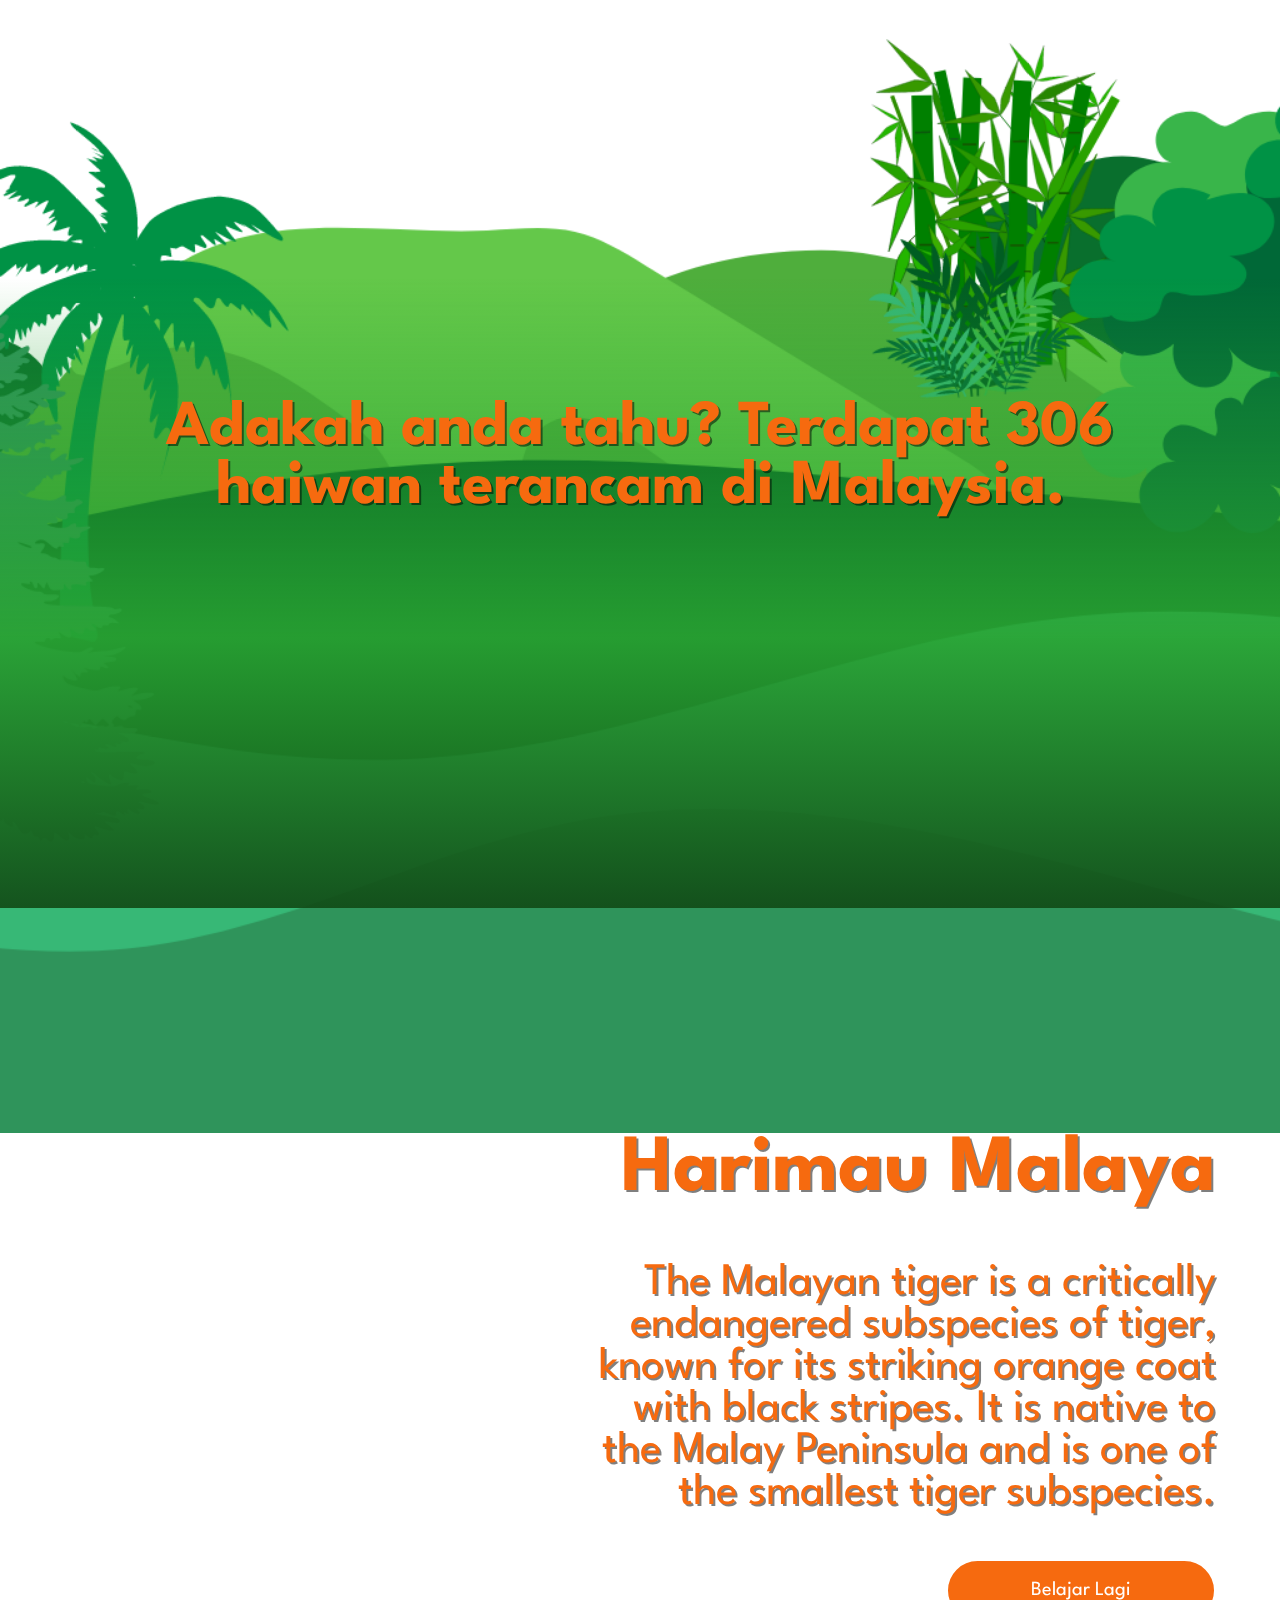
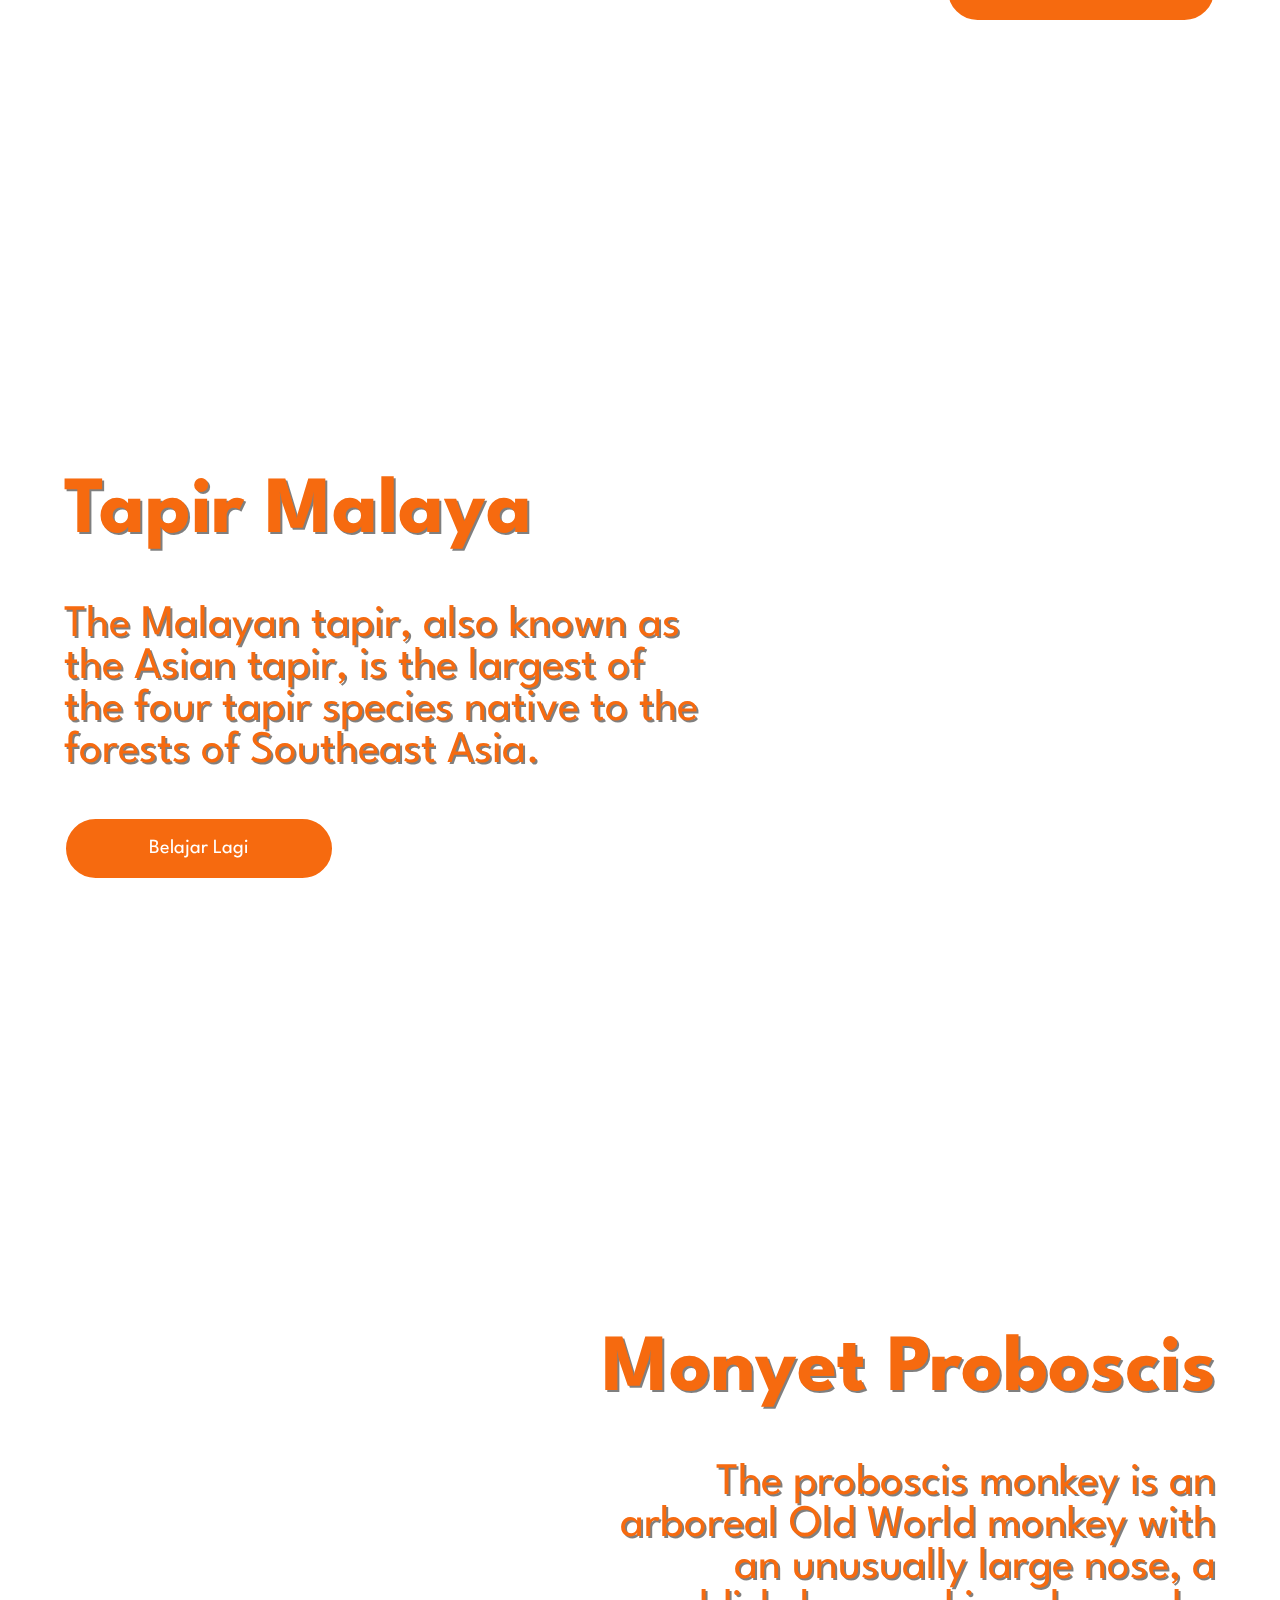
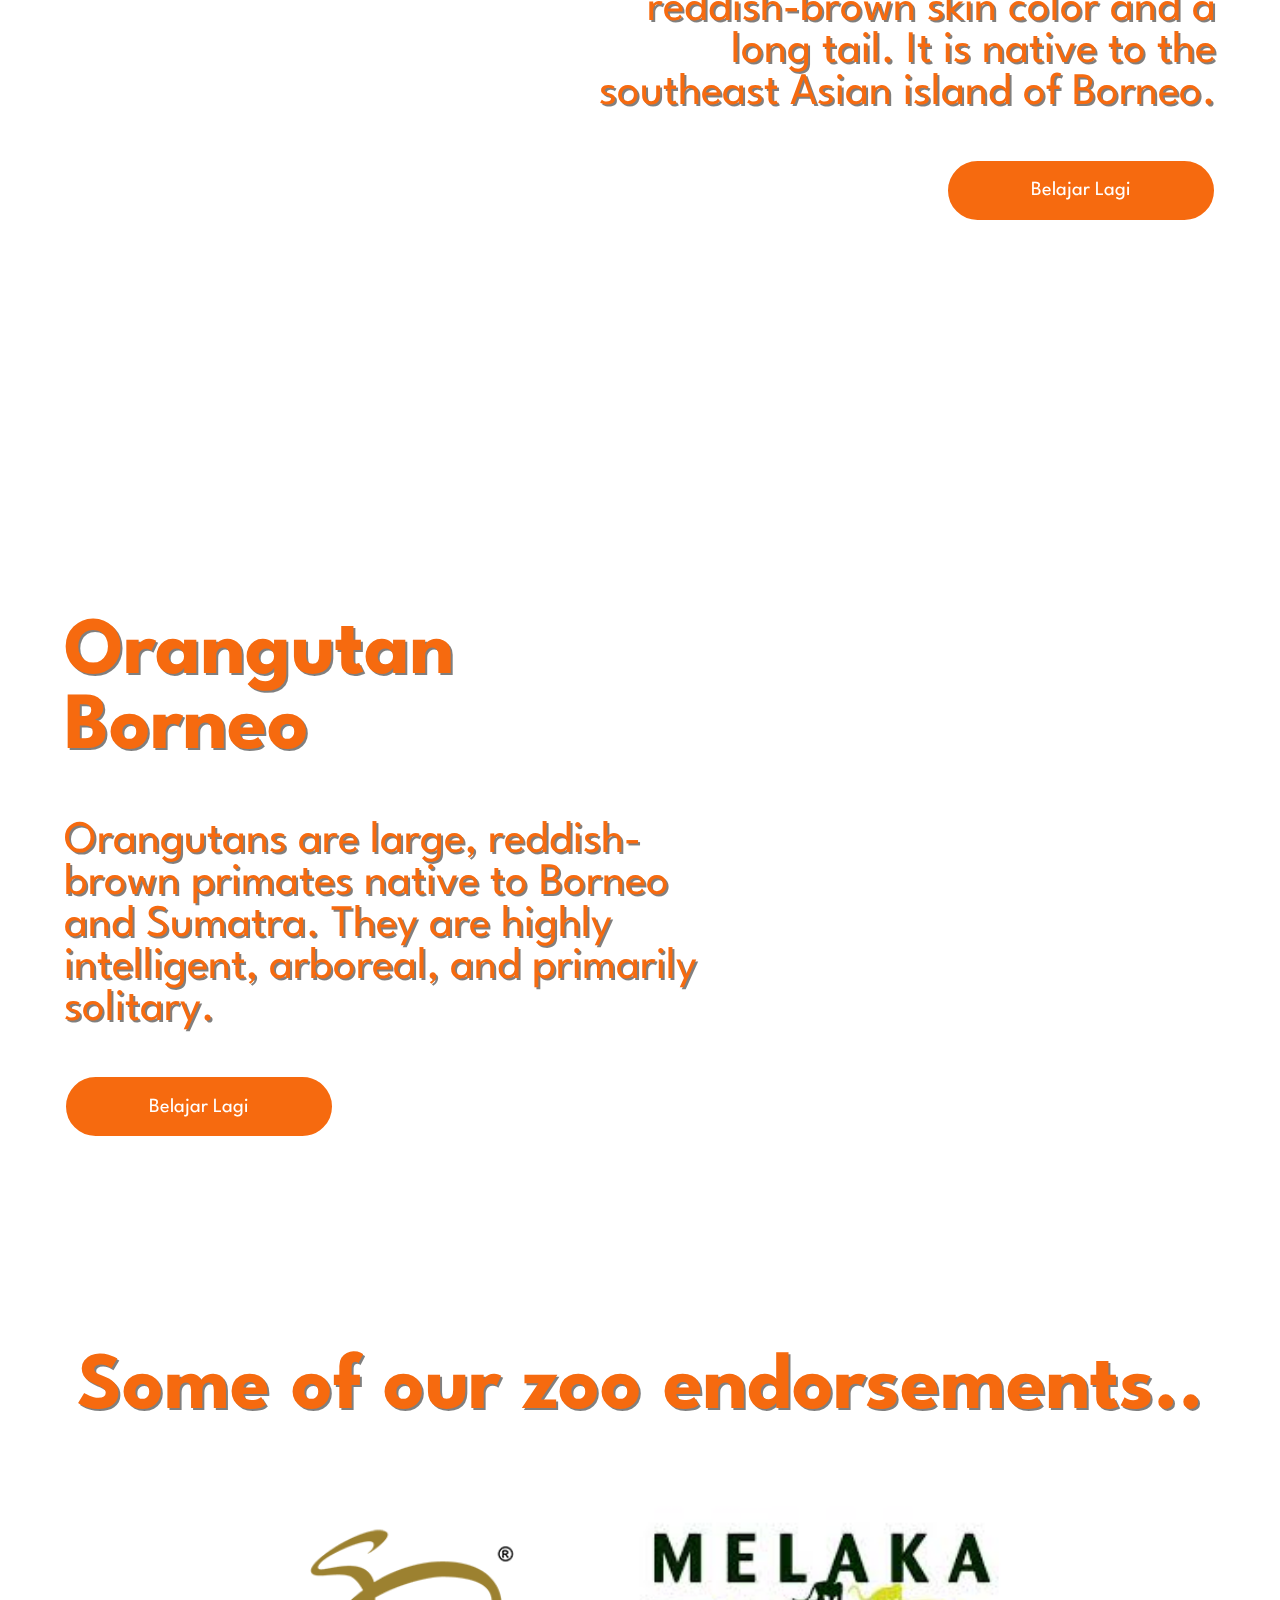
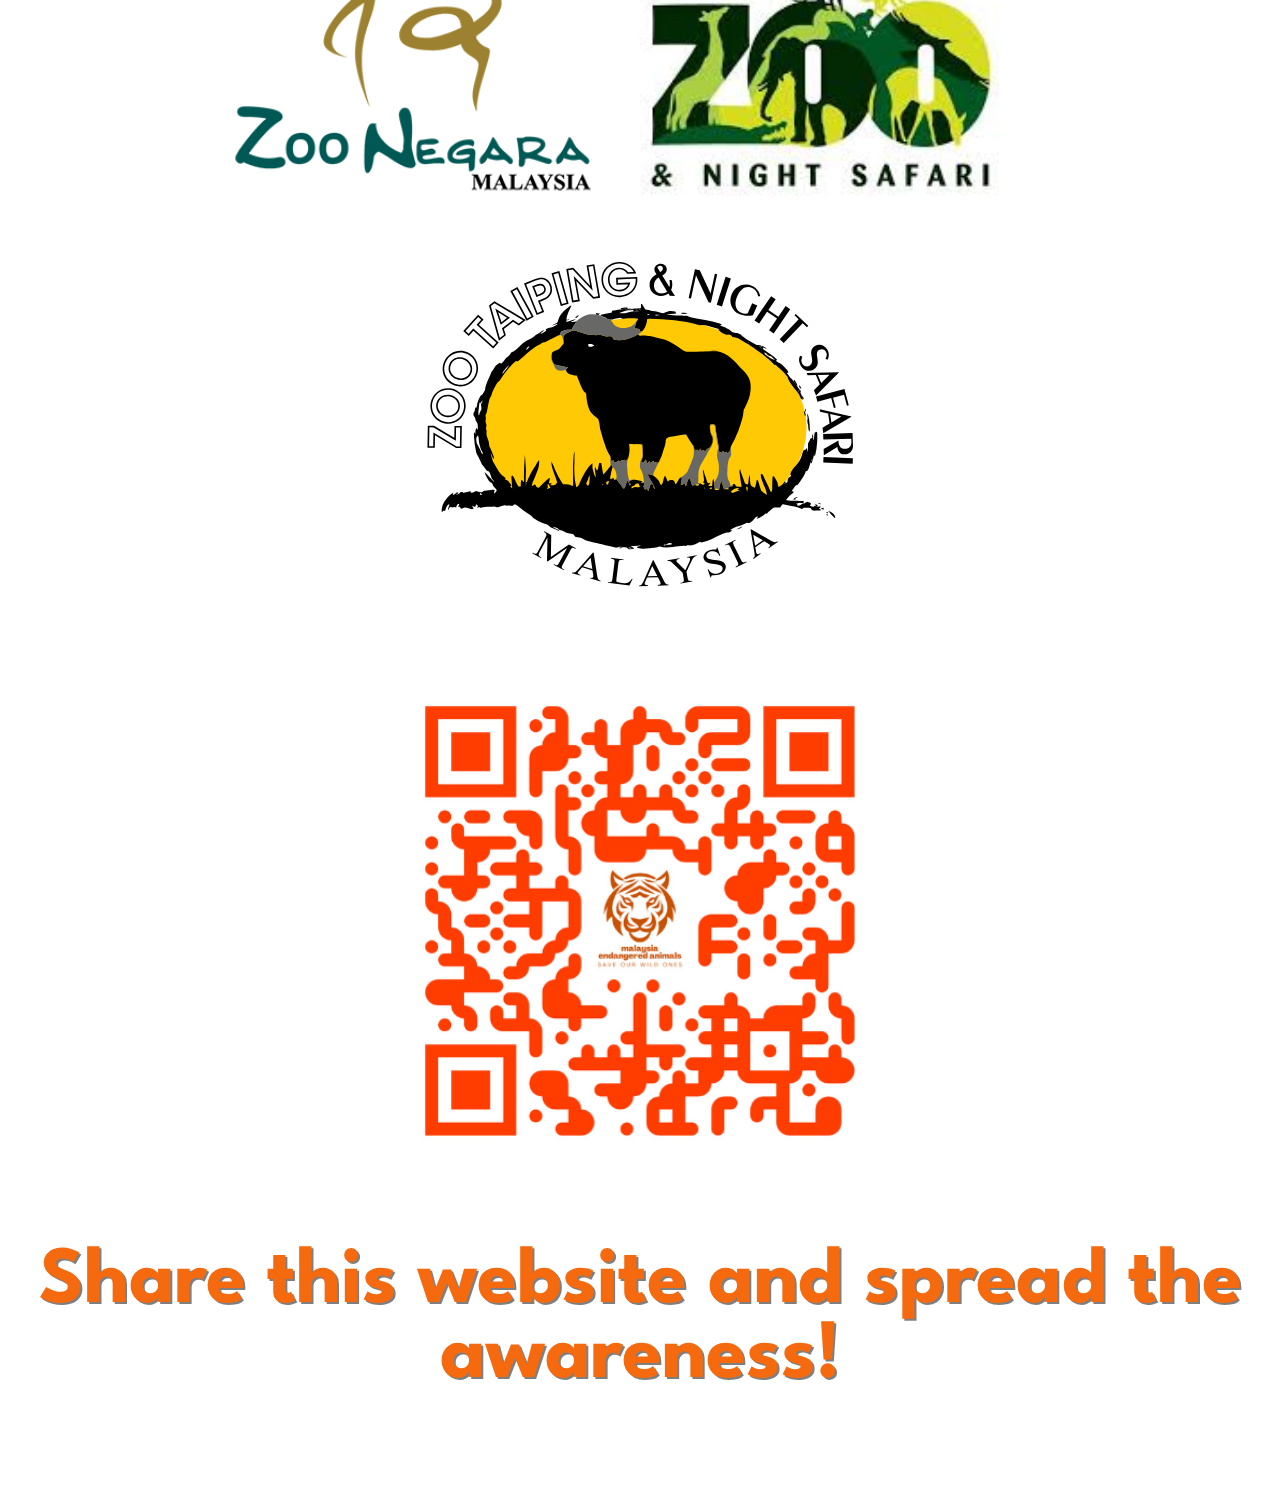
<file: index.html>
<html lang="en">
    
    <head>
        <link rel="preconnect" href="https://fonts.googleapis.com">
        <link rel="preconnect" href="https://fonts.gstatic.com" crossorigin>
        <link href="https://fonts.googleapis.com/css2?family=League+Spartan:wght@100..900&display=swap" rel="stylesheet">
        <link rel="stylesheet" href="style.css">
        <meta charset="UTF-8">
        <title>English</title>
    </head>

    <body>
        <h1 id="mainText">Did you know? There are 306 <br> endangered species in Malaysia.</h1>
        <div id="malayanTiger">
            <div class="elements">
                <h1 class="leadingText">Malayan Tiger</h1>
                <p class="descriptionText">The Malayan tiger is a critically endangered subspecies of tiger, known for its striking orange coat with black stripes. It is native to the Malay Peninsula and is one of the smallest tiger subspecies. </p>
                <button id="firstButton">Learn more</button>
            </div>
        </div>

        <div id="malayanTapir">
            <div class="elements">
                <h1 class="leadingText">Malayan Tapir</h1>
                <p class="descriptionText">The Malayan tapir, also known as the Asian tapir, is the largest of the four tapir species native to the forests of Southeast Asia.</p>
                <button id="secondButton">Learn more</button>
            </div>
        </div>

        <div id="proboscisMonkey">
            <div class="elements">
                <h1 class="leadingText">Proboscis Monkey</h1>
                <p class="descriptionText">The proboscis monkey is an arboreal Old World monkey with an unusually large nose, a reddish-brown skin color and a long tail. It is native to the southeast Asian island of Borneo.</p>
                <button id="thirdButton">Learn more</button>
            </div>
        </div>

        <div id="borneanOrangutan">
            <div class="elements">
                <h1 class="leadingText">Bornean Orangutan</h1>
                <p class="descriptionText">Orangutans are large, reddish-brown primates native to Borneo and Sumatra. They are highly intelligent, arboreal, and primarily solitary.</p>
                <button id="fourthButton">Learn more</button>
            </div>
        </div>

        <div id="endorsement">
            <div>
                <h1 class="leadingText">Some of our zoo endorsements..</h1>
                <div>
                    <img class="zoo" src="images/negara.png" alt="Map">
                    <img class="zoo" src="images/melaka.jpeg" alt="Map">
                    <img class="zoo" src="images/taiping.svg" alt="Map">
                </div>
            </div>
        </div>

        <div id="donation">
            <div>
                <div>
                    <img id="map" src="images/qr.png" alt="Map">
                </div>
                <h1 class="leadingText">Share this website and spread the awareness!</h1>
            </div>
        </div>

        <div class="fixed">
            <img class="background" src="images/hill1.png" alt="Hill">
            <img id="orangutan" src="images/borneanorangutan.png" alt="Orangutan">
            <img id="bamboo" class="background" src="images/bamboo.png" alt="Bamboo">
            <img class="background" src="images/hill2.png" alt="Hill">
            <img id="tree1" class="background" src="images/tree1.png" alt="Tree">
            <img id="monkey" src="images/monkey.png" alt="Monkey">
            <img class="background" src="images/hill3.png" alt="Hill">
            <img id="tapir" src="images/tapir.png" alt="Tapir">
            <img id="tree2" class="background" src="images/tree2.png" alt="Tree">
            <img id="tiger" src="images/tiger.png" alt="Tiger">
            <img id="tree3" class="background" src="images/tree3.png" alt="Tree">
        </div>

        <div id="fade"></div>

        <button id="custom">Back To Top</button>
    </body>

    <script src="main.js"></script>
</html>
</file>
<file: style.css>
body {
    display: flex;
    justify-content: center;
    align-items: center;
    height: 100vh;
}

.fixed {
    position: relative;
    display: flex;
    justify-content: center;
    align-items: center;
    height: 100vh;
    overflow-x: hidden;
}

h1 {
    font-family: 'League Spartan', sans-serif;
}

p {
    font-family: 'League Spartan', sans-serif;
}

#fade {
    position: fixed;
    background-image: linear-gradient(rgba(255, 255, 255, 0%) 30%, #2aa433 70%, #114915);
    height: 100vh;
    width: 100%;
    z-index: 10;
    opacity: 90%;

    transition-property: all;
    transition-duration: 200ms;
}

#mainText {
    position: absolute;
    text-shadow: 2px 2px rgba(0, 0, 0, 0.5); 
    font-size: 5vw;
    color: #f66a0f;
    text-align: center;
    z-index: 11;
}

img {
    position: fixed;
}

.background {
    height: 150%;
    width: auto;
    transition-property: all;
    transition-duration: 200ms;
}

#tree1 {
    rotate: 0deg;
    transform-origin: 110vh 60vw;
}

#orangutan {
    width: 30%;
    margin-bottom: 5%;
    margin-left: 25%;
    height: auto;

    opacity: 0%;
}

#monkey {
    width: 45%;
    margin-top: 35vh;
    margin-right: 70vw;
    height: auto;

    opacity: 0%;
}

#tapir {
    width: 40%;
    margin-top: 40vh;
    margin-left: 60vw;
    height: auto;

    opacity: 0%;
}

#tiger {
    width: 35%;
    margin-top: 40vh;
    margin-right: 50vw;
    height: auto;

    opacity: 0%;
}

#malayanTiger {
    position: absolute;
    top: 100vh;
    height: 100vh;
    right: 5%;
    z-index: 11;

    text-align: right;
    text-shadow: 2px 2px rgba(0, 0, 0, 0.5);
    color: #f66a0f;

    display: flex;
    align-items: center;
}

#malayanTapir {
    position: absolute;
    top: 200vh;
    height: 100vh;
    left: 5%;
    z-index: 11;
    
    text-align: left;
    text-shadow: 2px 2px rgba(0, 0, 0, 0.5);
    color: #f66a0f;

    display: flex;
    align-items: center;
}

#proboscisMonkey {
    position: absolute;
    top: 300vh;
    height: 100vh;
    right: 5%;
    z-index: 11;
    
    text-align: right;
    text-shadow: 2px 2px rgba(0, 0, 0, 0.5);
    color: #f66a0f;

    display: flex;
    align-items: center;
}

#borneanOrangutan {
    position: absolute;
    top: 400vh;
    height: 100vh;
    left: 5%;
    z-index: 11;
    
    text-align: left;
    text-shadow: 2px 2px rgba(0, 0, 0, 0.5);
    color: #f66a0f;

    display: flex;
    align-items: center;
}

#endorsement {
    position: absolute;
    top: 500vh;
    height: 100vh;
    z-index: 11;
    
    text-align: center;
    text-shadow: 2px 2px rgba(0, 0, 0, 0.5);
    color: #f66a0f;

    display: flex;
    align-items: center;
    justify-content: center;
}

#donation {
    position: absolute;
    top: 600vh;
    height: 100vh;
    z-index: 11;
    
    text-align: center;
    text-shadow: 2px 2px rgba(0, 0, 0, 0.5);
    color: #f66a0f;

    display: flex;
    align-items: center;
    justify-content: center;
}

button {
    height: 7vh;
    width: 30vh;
    border-radius: 100px;
    font-family: 'League Spartan';
    font-size: 20px;
    background-color: #f66a0f;
    color: #ffffff;
    border: 2px solid #ffffff;
    cursor: pointer;
    transition: background-color 100ms;
}

button:hover {
    background-color: rgb(231, 102, 15);
}

.leadingText {
    text-shadow: 2px;
    font-size: 9vh;
}

.elements {
    position: relative;
    width: 50vw;
}

.descriptionText {
    text-shadow: 2px;
    font-size: 5vh;
    line-height: normal;
    word-wrap: break-word;
}

#map {
    position: relative;
    width: auto;
    height: 60vh;
    margin: auto;
}

.zoo {
    position: relative;
    width: auto;
    height: 40vh;
    margin: auto;
}

#custom {
    position: fixed;
    z-index: 12;
    bottom: 2vh;
    right: 2vw;

    height: 7vh;
    width: 20vh;
    border-radius: 100px;
    font-family: 'League Spartan';
    font-size: 20px;
    background-color: #ffffff;
    color: #f66a0f;
    border: 2px solid #f66a0f;
    cursor: pointer;
    transition: all 100ms;

    opacity: 0%;
}

#custom:hover {
    background-color: #dfdfdf;
}
</file>
